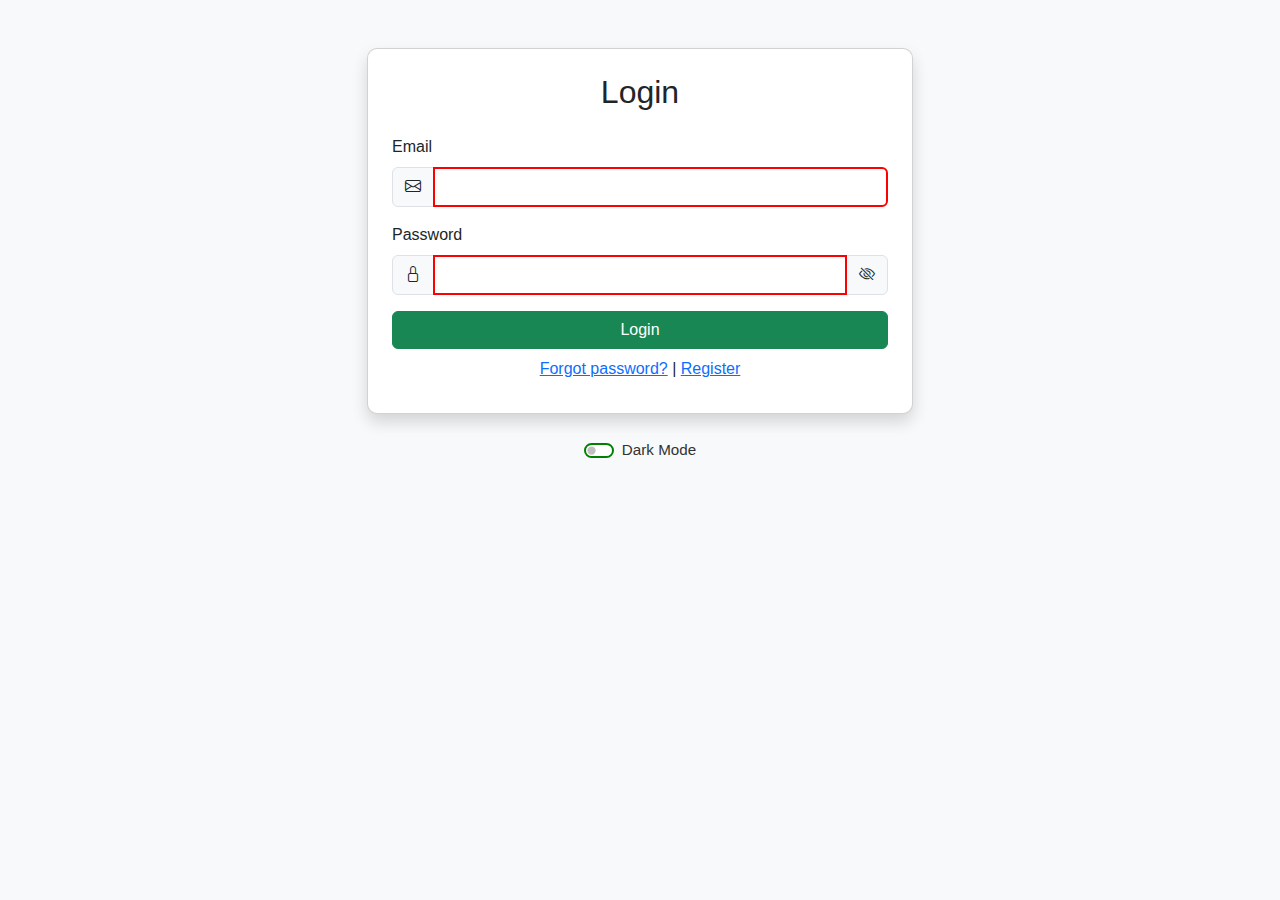
<file: index.html>
<!DOCTYPE html>
<html lang="en">
<head>
  <meta charset="UTF-8" />
  <meta name="viewport" content="width=device-width, initial-scale=1.0"/>
  <title>Login</title>
  <link href="https://cdn.jsdelivr.net/npm/bootstrap@5.3.0/dist/css/bootstrap.min.css" rel="stylesheet"/>
  <link href="https://cdn.jsdelivr.net/npm/bootstrap-icons/font/bootstrap-icons.css" rel="stylesheet"/>
  <link href="css/style.css" rel="stylesheet" />
</head>
<body>
  <div class="container mt-5">
    <div class="row justify-content-center">
      <div class="col-md-6">
        <div class="card p-4 shadow">
          <h2 class="text-center mb-4">Login</h2>
          <form id="loginForm">
            <div class="mb-3">
              <label for="loginEmail" class="form-label">Email</label>
              <div class="input-group">
                <span class="input-group-text"><i class="bi bi-envelope"></i></span>
                <input type="email" class="form-control" id="loginEmail" required />
              </div>
            </div>
            <div class="mb-3">
              <label for="loginPassword" class="form-label">Password</label>
              <div class="input-group">
                <span class="input-group-text"><i class="bi bi-lock"></i></span>
                <input type="password" class="form-control" id="loginPassword" required />
                <span class="input-group-text toggle-password" style="cursor: pointer;">
                  <i class="bi bi-eye-slash" id="loginTogglePassword"></i>
                </span>
              </div>
            </div>
            <div class="d-grid mb-2">
              <button type="submit" class="btn btn-success">Login</button>
            </div>
            <div class="text-center">
              <a href="forgot.html">Forgot password?</a> |
              <a href="register.html">Register</a>
            </div>
            <div class="form-text text-danger mt-2" id="loginError"></div>
          </form>
        </div>
      </div>
    </div>
    <div class="text-center mt-4">
      <div class="form-check form-switch d-inline-block">
        <input class="form-check-input" type="checkbox" id="themeToggle" />
        <label class="form-check-label" for="themeToggle">Dark Mode</label>
      </div>
    </div>
  </div>

  <script src="js/theme.js"></script>
  <script src="js/auth.js"></script>
</body>
</html>
</file>
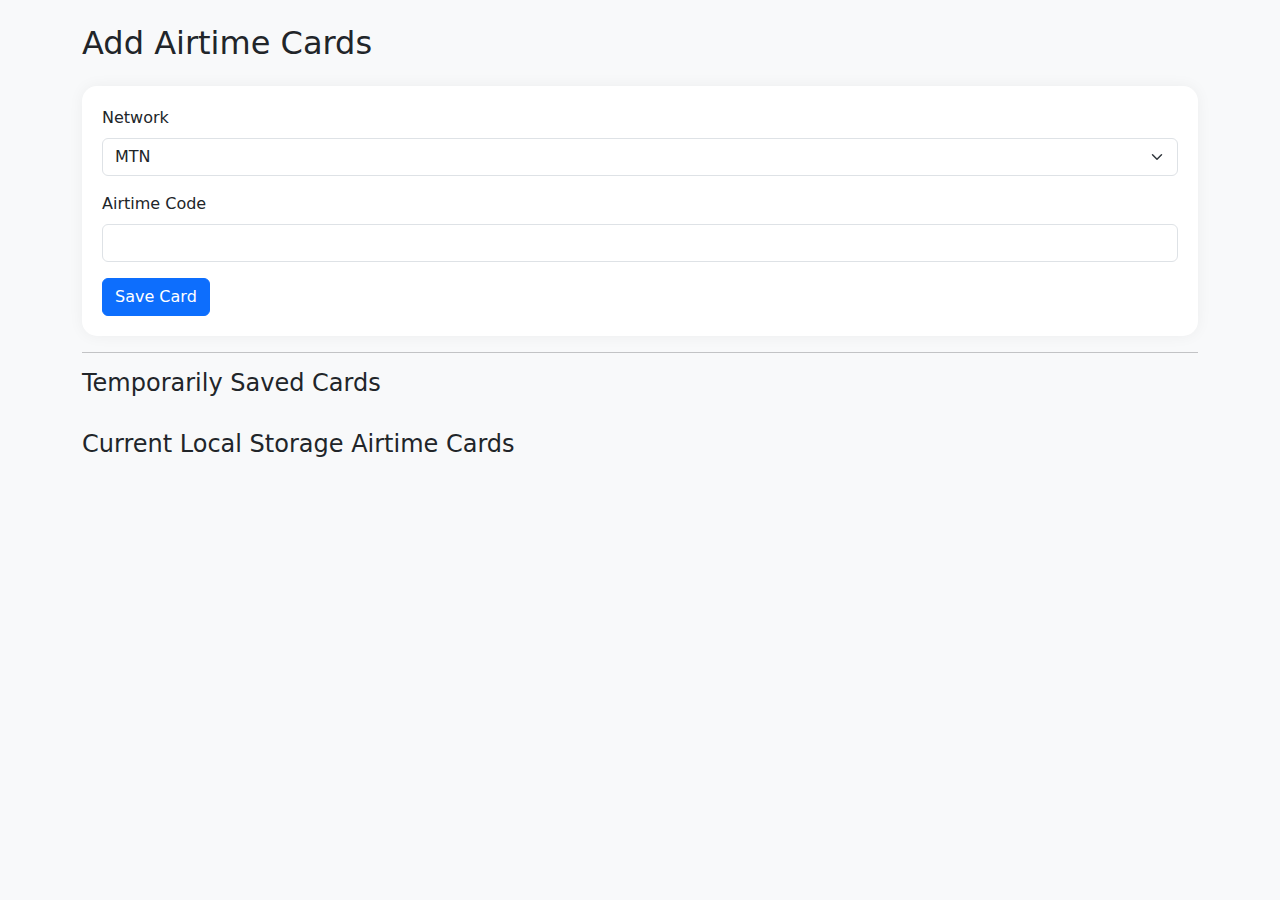
<file: airtime.html>
<!DOCTYPE html>
<html lang="en">
<head>
  <meta charset="UTF-8" />
  <meta name="viewport" content="width=device-width, initial-scale=1" />
  <title>Airtime Store</title>
  <link href="https://cdn.jsdelivr.net/npm/bootstrap@5.3.0/dist/css/bootstrap.min.css" rel="stylesheet" />
  <link rel="stylesheet" href="style.css">
</head>
<body class="p-4 bg-light">
  <div class="container">
    <h2 class="mb-4">Add Airtime Cards</h2>

    <!-- Airtime Entry Form -->
    <form id="airtimeForm">
      <div class="mb-3">
        <label for="network" class="form-label">Network</label>
        <select class="form-select" id="network">
          <option value="mtn">MTN</option>
          <option value="airtel">Airtel</option>
          <option value="glo">Glo</option>
        </select>
      </div>
      <div class="mb-3">
        <label for="card" class="form-label">Airtime Code</label>
        <input type="text" id="card" class="form-control" required />
      </div>
      <button type="submit" class="btn btn-primary">Save Card</button>
    </form>

    <!-- Push to Local Storage Button -->
    <div class="my-3">
      <button id="pushToLocal" class="btn btn-success d-none">Add to Local Storage</button>
    </div>

    <hr />
    <h4>Temporarily Saved Cards</h4>
    <ul id="tempCardList" class="list-group mb-4"></ul>

    <h4>Current Local Storage Airtime Cards</h4>
    <ul id="storedCardList" class="list-group"></ul>
  </div>

  <script>
    let tempCards = [];

    document.getElementById("airtimeForm").addEventListener("submit", function (e) {
      e.preventDefault();
      const net = document.getElementById("network").value;
      const card = document.getElementById("card").value.trim();

      if (card === "") return;

      tempCards.push({ network: net, card: card });
      document.getElementById("card").value = "";

      renderTempCards();

      document.getElementById("pushToLocal").classList.remove("d-none");
    });

    function renderTempCards() {
      const list = document.getElementById("tempCardList");
      list.innerHTML = "";
      tempCards.forEach((item, index) => {
        const li = document.createElement("li");
        li.className = "list-group-item d-flex justify-content-between align-items-center";
        li.innerHTML = `${item.network.toUpperCase()}: ${item.card}
          <button class="btn btn-sm btn-danger" onclick="removeTemp(${index})">Remove</button>`;
        list.appendChild(li);
      });
    }

    function removeTemp(index) {
      tempCards.splice(index, 1);
      renderTempCards();
      if (tempCards.length === 0) {
        document.getElementById("pushToLocal").classList.add("d-none");
      }
    }

    document.getElementById("pushToLocal").addEventListener("click", function () {
      let cards = JSON.parse(localStorage.getItem("airtimeCards") || "{}");

      tempCards.forEach(({ network, card }) => {
        if (!cards[network]) cards[network] = [];
        cards[network].push(card);
      });

      localStorage.setItem("airtimeCards", JSON.stringify(cards));
      tempCards = [];
      renderTempCards();
      renderStoredCards();
      this.classList.add("d-none");
    });

    function renderStoredCards() {
      const list = document.getElementById("storedCardList");
      list.innerHTML = "";
      const cards = JSON.parse(localStorage.getItem("airtimeCards") || "{}");
      for (let net in cards) {
        cards[net].forEach((c) => {
          const li = document.createElement("li");
          li.className = "list-group-item";
          li.innerText = `${net.toUpperCase()}: ${c}`;
          list.appendChild(li);
        });
      }
    }

    renderStoredCards();
  </script>
</body>
</html>
</file>
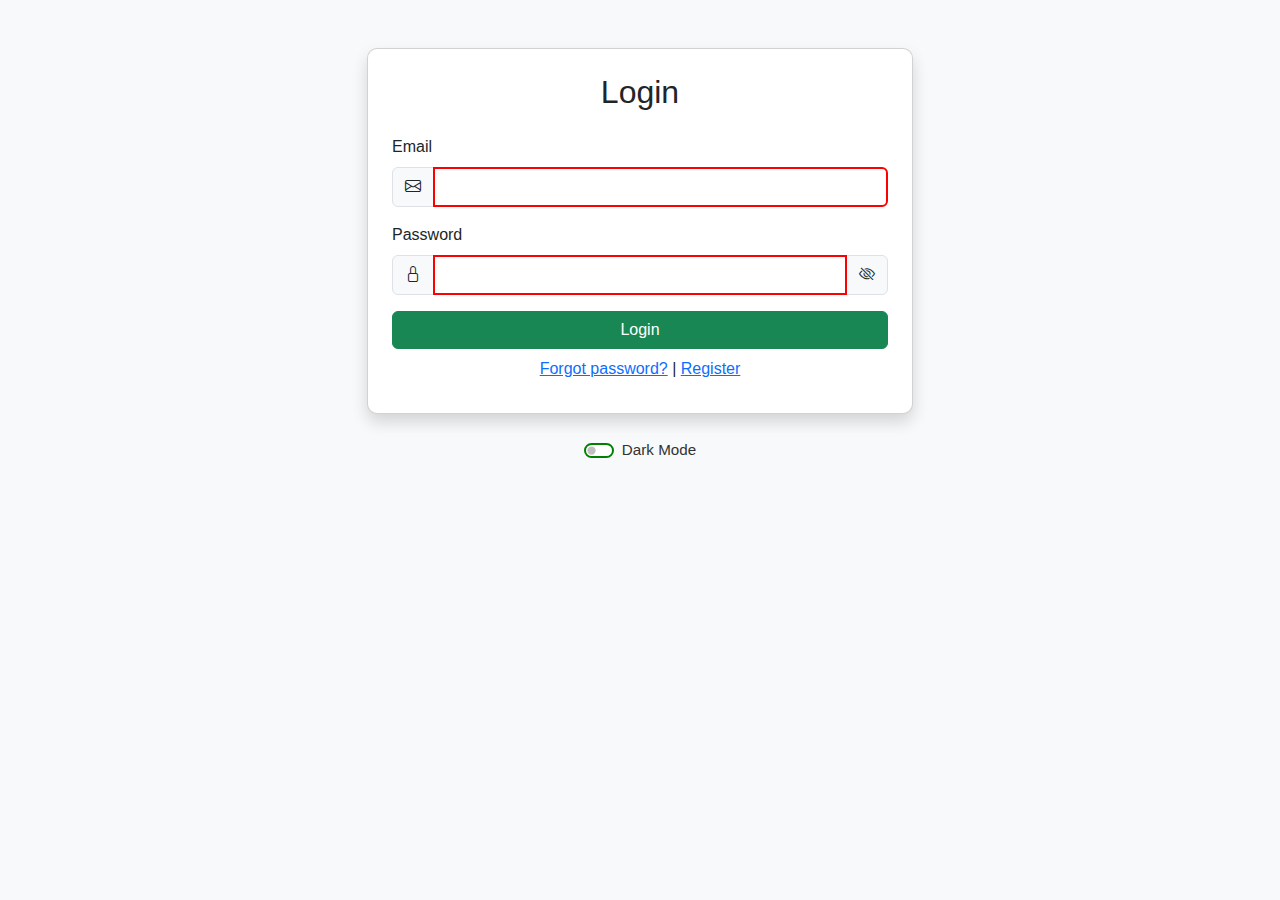
<file: blog.html>
<!DOCTYPE html>
<html lang="en">
<head>
  <meta charset="UTF-8" />
  <meta name="viewport" content="width=device-width, initial-scale=1.0"/>
  <title>Blog</title>
  <link href="https://cdn.jsdelivr.net/npm/bootstrap@5.3.0/dist/css/bootstrap.min.css" rel="stylesheet"/>
  <link href="https://cdn.jsdelivr.net/npm/bootstrap-icons/font/bootstrap-icons.css" rel="stylesheet"/>
  <link href="css/style.css" rel="stylesheet" />
</head>
<body>
  <div class="container mt-5">
    <div class="card shadow p-4">
      <h3 class="mb-4 text-center">📝 Blog & News</h3>

      <!-- Blog Form -->
      <form id="blogForm">
        <div class="mb-3">
          <label for="blogTitle" class="form-label">Title</label>
          <input type="text" class="form-control" id="blogTitle" required />
        </div>
        <div class="mb-3">
          <label for="blogContent" class="form-label">Content</label>
          <textarea class="form-control" id="blogContent" rows="4" required></textarea>
        </div>
        <div class="d-grid mb-3">
          <button type="submit" class="btn btn-primary"><i class="bi bi-pencil-square"></i> Add Post</button>
        </div>
        <div class="form-text text-success" id="blogSuccess"></div>
      </form>

      <!-- Blog Posts -->
      <hr />
      <h4 class="mb-3">📚 All Posts</h4>
      <div id="blogList"></div>

      <div class="mt-4 text-center">
        <a href="main.html" class="btn btn-outline-primary"><i class="bi bi-arrow-left"></i> Back to Dashboard</a>
      </div>
    </div>

    <div class="text-center mt-4">
      <div class="form-check form-switch d-inline-block">
        <input class="form-check-input" type="checkbox" id="themeToggle" />
        <label class="form-check-label" for="themeToggle">Dark Mode</label>
      </div>
    </div>
  </div>

  <script src="js/theme.js"></script>
  <script>
    const currentUser = JSON.parse(localStorage.getItem('currentUser'));
    if (!currentUser) location.href = 'index.html';

    const blogForm = document.getElementById('blogForm');
    const blogList = document.getElementById('blogList');
    const blogSuccess = document.getElementById('blogSuccess');

    const loadPosts = () => {
      const posts = JSON.parse(localStorage.getItem('blogs')) || [];
      blogList.innerHTML = '';

      if (posts.length === 0) {
        blogList.innerHTML = '<p class="text-muted">No blog posts yet.</p>';
      } else {
        posts.reverse().forEach(post => {
          const postDiv = document.createElement('div');
          postDiv.className = 'mb-4 p-3 border rounded bg-light';
          postDiv.innerHTML = `
            <h5>${post.title}</h5>
            <p>${post.content}</p>
            <small class="text-muted">By ${post.author}</small>
          `;
          blogList.appendChild(postDiv);
        });
      }
    };

    blogForm.addEventListener('submit', e => {
      e.preventDefault();
      const title = document.getElementById('blogTitle').value.trim();
      const content = document.getElementById('blogContent').value.trim();

      if (!title || !content) return;

      const blogs = JSON.parse(localStorage.getItem('blogs')) || [];
      blogs.push({ title, content, author: currentUser.name });
      localStorage.setItem('blogs', JSON.stringify(blogs));

      blogSuccess.textContent = 'Blog post added!';
      blogForm.reset();
      loadPosts();
    });

    window.onload = loadPosts;
  </script>
</body>
</html>
</file>
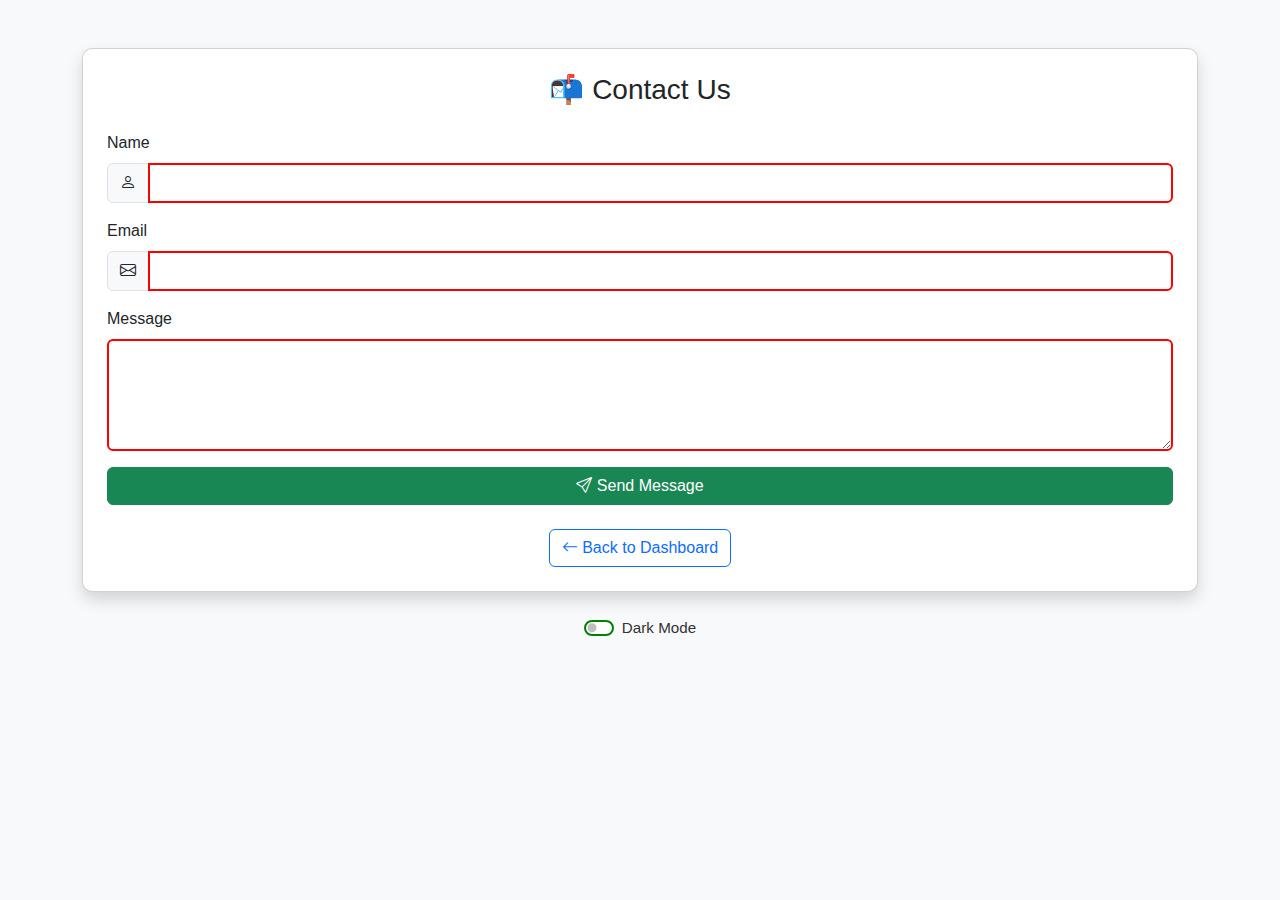
<file: contact.html>
<!DOCTYPE html>
<html lang="en">
<head>
  <meta charset="UTF-8" />
  <meta name="viewport" content="width=device-width, initial-scale=1.0"/>
  <title>Contact Us</title>
  <link href="https://cdn.jsdelivr.net/npm/bootstrap@5.3.0/dist/css/bootstrap.min.css" rel="stylesheet"/>
  <link href="https://cdn.jsdelivr.net/npm/bootstrap-icons/font/bootstrap-icons.css" rel="stylesheet"/>
  <link href="css/style.css" rel="stylesheet" />
</head>
<body>
  <div class="container mt-5">
    <div class="card shadow p-4">
      <h3 class="text-center mb-4">📬 Contact Us</h3>
      <form id="contactForm">
        <div class="mb-3">
          <label for="contactName" class="form-label">Name</label>
          <div class="input-group">
            <span class="input-group-text"><i class="bi bi-person"></i></span>
            <input type="text" class="form-control" id="contactName" required />
          </div>
        </div>

        <div class="mb-3">
          <label for="contactEmail" class="form-label">Email</label>
          <div class="input-group">
            <span class="input-group-text"><i class="bi bi-envelope"></i></span>
            <input type="email" class="form-control" id="contactEmail" required />
          </div>
        </div>

        <div class="mb-3">
          <label for="contactMessage" class="form-label">Message</label>
          <textarea class="form-control" id="contactMessage" rows="4" required></textarea>
        </div>

        <div class="d-grid">
          <button type="submit" class="btn btn-success"><i class="bi bi-send"></i> Send Message</button>
        </div>
        <div class="form-text text-success mt-2" id="contactSuccess"></div>
      </form>

      <div class="text-center mt-3">
        <a href="main.html" class="btn btn-outline-primary"><i class="bi bi-arrow-left"></i> Back to Dashboard</a>
      </div>
    </div>

    <div class="text-center mt-4">
      <div class="form-check form-switch d-inline-block">
        <input class="form-check-input" type="checkbox" id="themeToggle" />
        <label class="form-check-label" for="themeToggle">Dark Mode</label>
      </div>
    </div>
  </div>

  <script src="js/theme.js"></script>
  <script>
    const form = document.getElementById('contactForm');
    const successMsg = document.getElementById('contactSuccess');

    form.addEventListener('submit', function (e) {
      e.preventDefault();
      const name = document.getElementById('contactName').value.trim();
      const email = document.getElementById('contactEmail').value.trim();
      const message = document.getElementById('contactMessage').value.trim();

      if (!name || !email || !message) return;

      const contacts = JSON.parse(localStorage.getItem('contacts')) || [];
      contacts.push({ name, email, message });
      localStorage.setItem('contacts', JSON.stringify(contacts));

      successMsg.textContent = 'Message sent successfully!';
      form.reset();
    });
  </script>
</body>
</html>
</file>
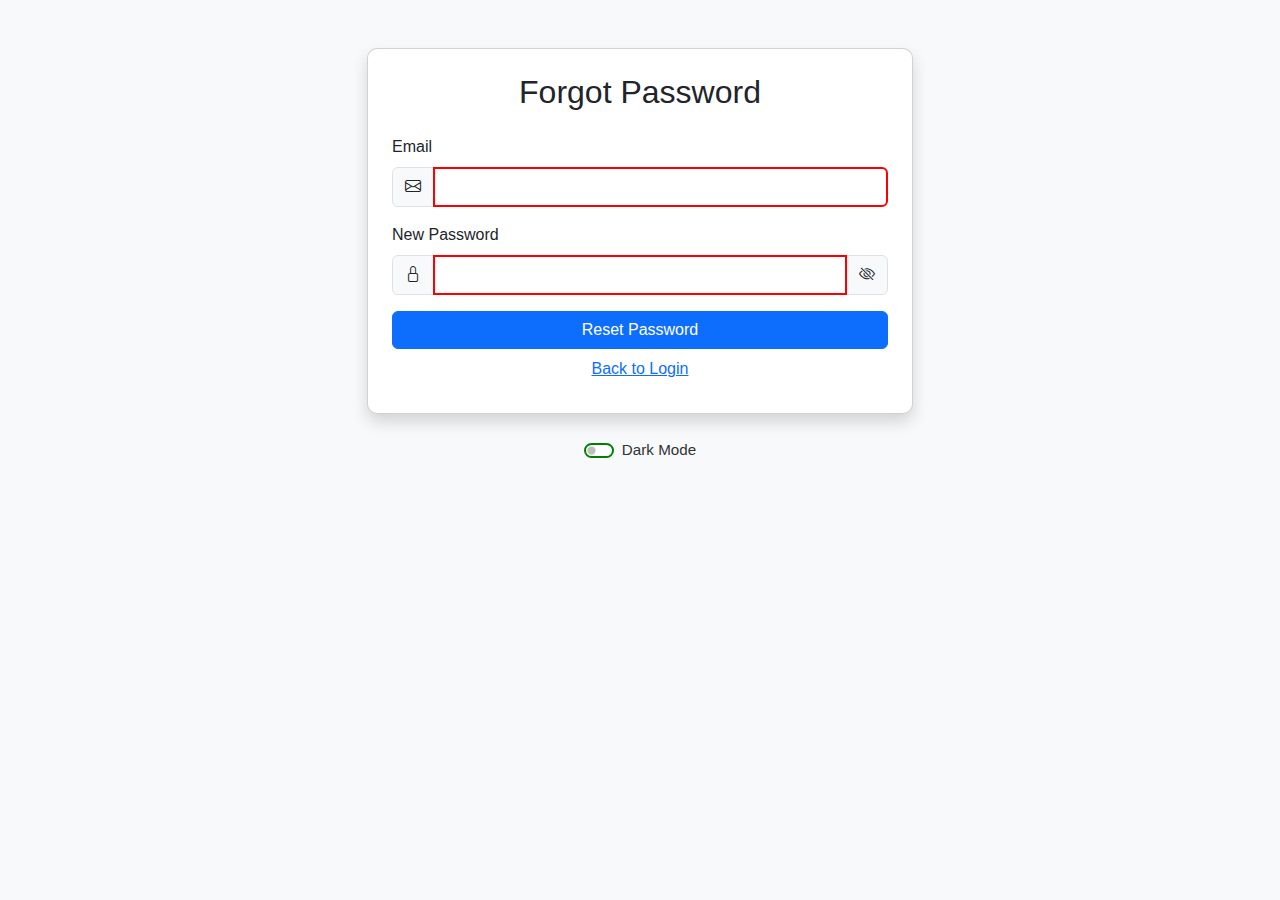
<file: forgot.html>
<!DOCTYPE html>
<html lang="en">
<head>
  <meta charset="UTF-8" />
  <meta name="viewport" content="width=device-width, initial-scale=1.0"/>
  <title>Forgot Password</title>
  <link href="https://cdn.jsdelivr.net/npm/bootstrap@5.3.0/dist/css/bootstrap.min.css" rel="stylesheet"/>
  <link href="https://cdn.jsdelivr.net/npm/bootstrap-icons/font/bootstrap-icons.css" rel="stylesheet"/>
  <link href="css/style.css" rel="stylesheet" />
</head>
<body>
  <div class="container mt-5">
    <div class="row justify-content-center">
      <div class="col-md-6">
        <div class="card p-4 shadow">
          <h2 class="text-center mb-4">Forgot Password</h2>
          <form id="forgotForm">
            <div class="mb-3">
              <label for="forgotEmail" class="form-label">Email</label>
              <div class="input-group">
                <span class="input-group-text"><i class="bi bi-envelope"></i></span>
                <input type="email" class="form-control" id="forgotEmail" required />
              </div>
            </div>

            <div class="mb-3">
              <label for="newPassword" class="form-label">New Password</label>
              <div class="input-group">
                <span class="input-group-text"><i class="bi bi-lock"></i></span>
                <input type="password" class="form-control" id="newPassword" required />
                <span class="input-group-text toggle-password" style="cursor: pointer;">
                  <i class="bi bi-eye-slash" id="forgotTogglePassword"></i>
                </span>
              </div>
            </div>

            <div class="d-grid mb-2">
              <button type="submit" class="btn btn-primary">Reset Password</button>
            </div>
            <div class="text-center">
              <a href="index.html">Back to Login</a>
            </div>
            <div class="form-text text-danger mt-2" id="forgotError"></div>
            <div class="form-text text-success mt-2" id="forgotSuccess"></div>
          </form>
        </div>
      </div>
    </div>

    <div class="text-center mt-4">
      <div class="form-check form-switch d-inline-block">
        <input class="form-check-input" type="checkbox" id="themeToggle" />
        <label class="form-check-label" for="themeToggle">Dark Mode</label>
      </div>
    </div>
  </div>

  <script src="js/theme.js"></script>
  <script src="js/auth.js"></script>
</body>
</html>
</file>
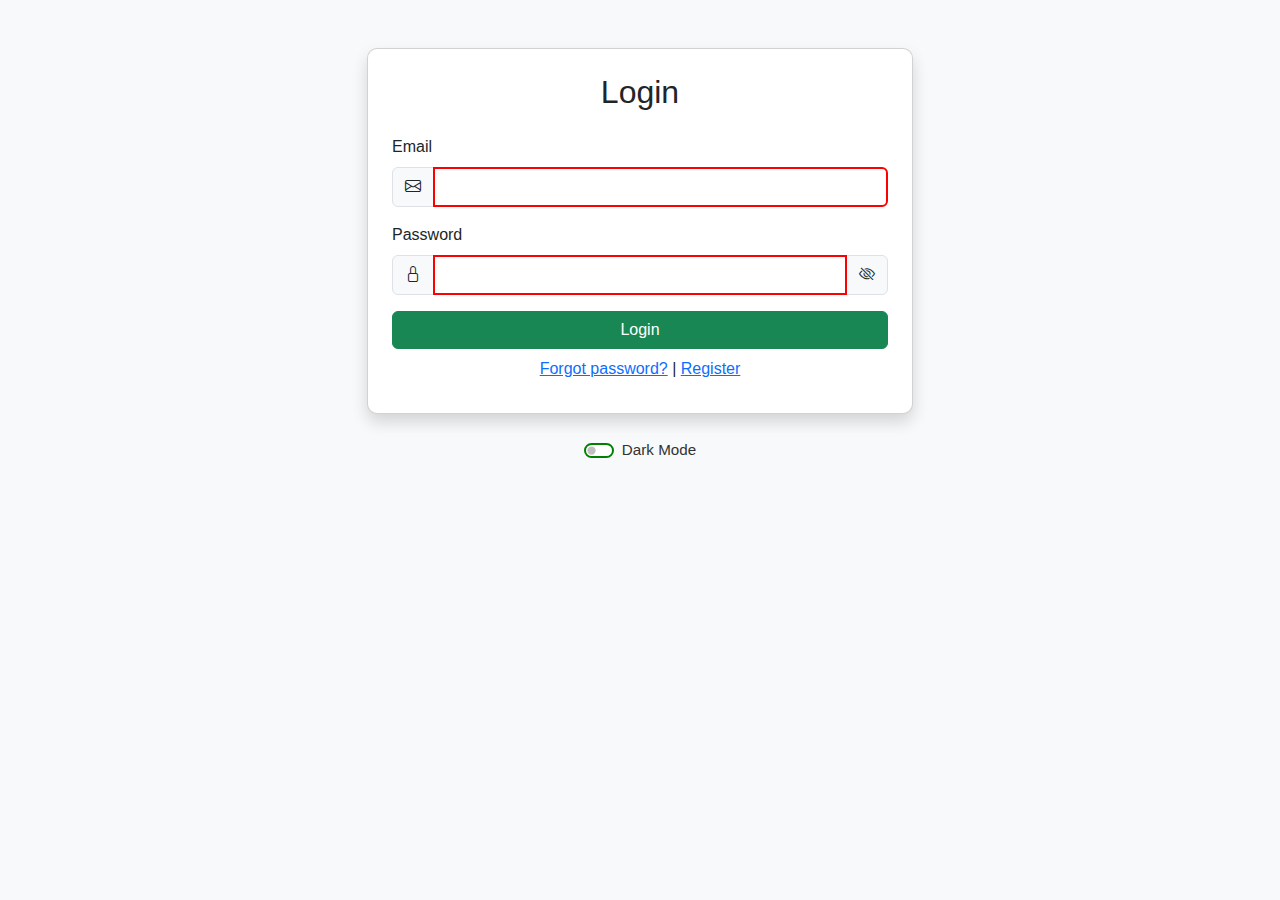
<file: profile.html>
<!DOCTYPE html>
<html lang="en">
<head>
  <meta charset="UTF-8" />
  <meta name="viewport" content="width=device-width, initial-scale=1.0"/>
  <title>Profile</title>
  <link href="https://cdn.jsdelivr.net/npm/bootstrap@5.3.0/dist/css/bootstrap.min.css" rel="stylesheet"/>
  <link href="https://cdn.jsdelivr.net/npm/bootstrap-icons/font/bootstrap-icons.css" rel="stylesheet"/>
  <link href="css/style.css" rel="stylesheet" />
</head>
<body>
  <div class="container mt-5">
    <div class="card shadow p-4">
      <h3 class="mb-3">👤 Your Profile</h3>
      <ul class="list-group">
        <li class="list-group-item"><strong>Name:</strong> <span id="profileName"></span></li>
        <li class="list-group-item"><strong>Email:</strong> <span id="profileEmail"></span></li>
        <li class="list-group-item"><strong>Role:</strong> <span id="profileRole"></span></li>
      </ul>

      <div class="mt-4">
        <a href="main.html" class="btn btn-primary"><i class="bi bi-arrow-left"></i> Back to Dashboard</a>
      </div>
    </div>

    <div class="text-center mt-4">
      <div class="form-check form-switch d-inline-block">
        <input class="form-check-input" type="checkbox" id="themeToggle" />
        <label class="form-check-label" for="themeToggle">Dark Mode</label>
      </div>
    </div>
  </div>

  <script src="js/theme.js"></script>
  <script>
    const currentUser = JSON.parse(localStorage.getItem('currentUser'));
    if (!currentUser) {
      location.href = 'index.html';
    } else {
      document.getElementById('profileName').textContent = currentUser.name;
      document.getElementById('profileEmail').textContent = currentUser.email;
      document.getElementById('profileRole').textContent = currentUser.role;
    }
  </script>
</body>
</html>
</file>
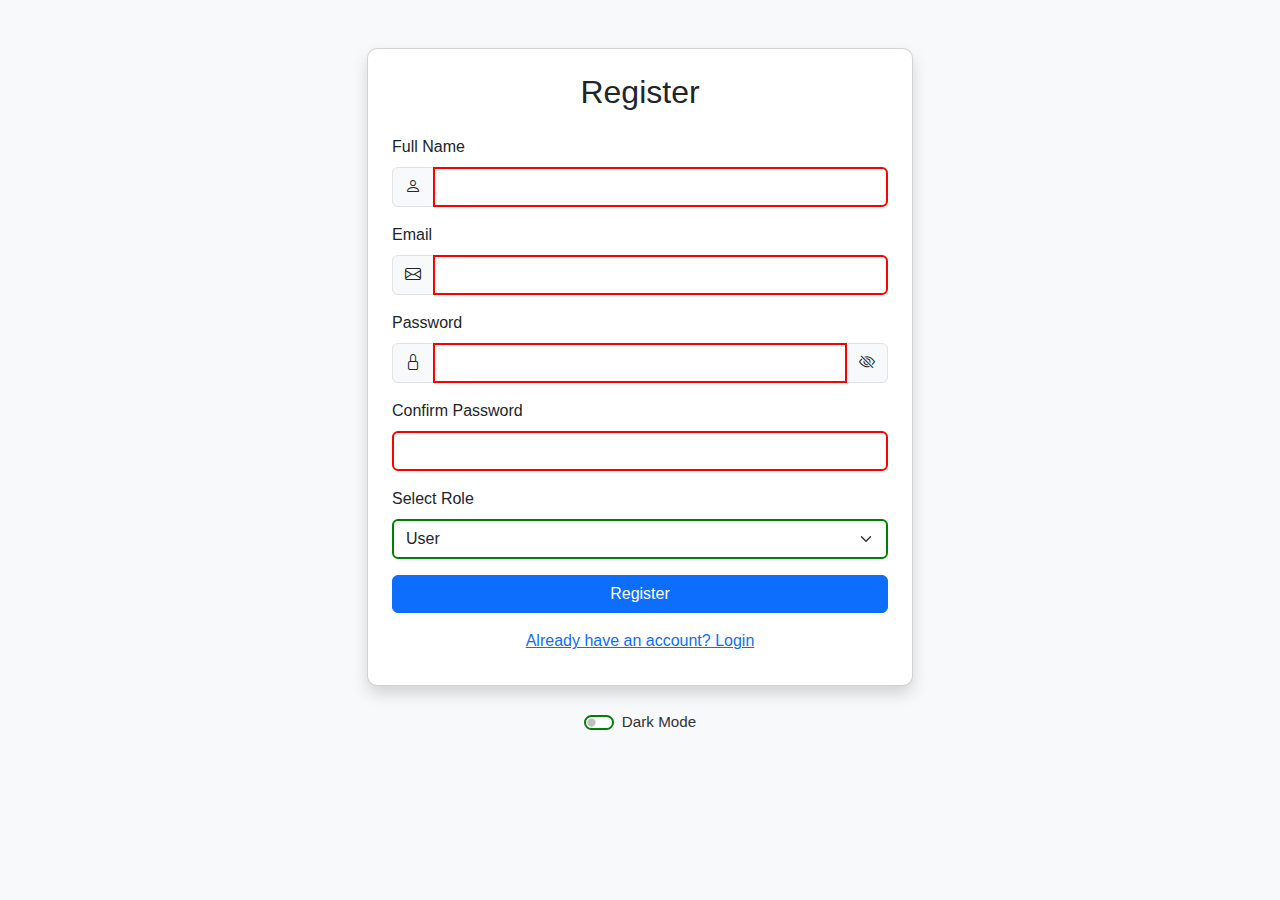
<file: register.html>
<!DOCTYPE html>
<html lang="en">
<head>
  <meta charset="UTF-8" />
  <meta name="viewport" content="width=device-width, initial-scale=1.0"/>
  <title>Register</title>
  <link href="https://cdn.jsdelivr.net/npm/bootstrap@5.3.0/dist/css/bootstrap.min.css" rel="stylesheet"/>
  <link href="https://cdn.jsdelivr.net/npm/bootstrap-icons/font/bootstrap-icons.css" rel="stylesheet"/>
  <link href="css/style.css" rel="stylesheet" />
</head>
<body>
  <div class="container mt-5">
    <div class="row justify-content-center">
      <div class="col-md-6">
        <div class="card p-4 shadow">
          <h2 class="text-center mb-4">Register</h2>
          <form id="registerForm">
            <div class="mb-3">
              <label for="name" class="form-label">Full Name</label>
              <div class="input-group">
                <span class="input-group-text"><i class="bi bi-person"></i></span>
                <input type="text" class="form-control" id="name" required />
              </div>
            </div>

            <div class="mb-3">
              <label for="email" class="form-label">Email</label>
              <div class="input-group">
                <span class="input-group-text"><i class="bi bi-envelope"></i></span>
                <input type="email" class="form-control" id="email" required />
              </div>
            </div>

            <div class="mb-3">
              <label for="password" class="form-label">Password</label>
              <div class="input-group">
                <span class="input-group-text"><i class="bi bi-lock"></i></span>
                <input type="password" class="form-control" id="password" required />
                <span class="input-group-text toggle-password" style="cursor: pointer;">
                  <i class="bi bi-eye-slash" id="registerTogglePassword"></i>
                </span>
              </div>
            </div>

            <div class="mb-3">
              <label for="confirmPassword" class="form-label">Confirm Password</label>
              <input type="password" class="form-control" id="confirmPassword" required />
            </div>

            <div class="mb-3">
              <label for="role" class="form-label">Select Role</label>
              <select id="role" class="form-select">
                <option value="user" selected>User</option>
                <option value="admin">Admin</option>
              </select>
            </div>

            <div class="d-grid">
              <button type="submit" class="btn btn-primary">Register</button>
            </div>

            <div class="text-center mt-3">
              <a href="index.html">Already have an account? Login</a>
            </div>
            <div class="form-text text-danger mt-2" id="registerError"></div>
          </form>
        </div>
      </div>
    </div>

    <div class="text-center mt-4">
      <div class="form-check form-switch d-inline-block">
        <input class="form-check-input" type="checkbox" id="themeToggle" />
        <label class="form-check-label" for="themeToggle">Dark Mode</label>
      </div>
    </div>
  </div>

  <script src="js/theme.js"></script>
  <script src="js/validate.js"></script>
  <script src="js/auth.js"></script>
</body>
</html>
</file>
<file: style.css>
body {
  overflow-x: hidden;
}

#text {
  font-size: 2rem;
  border: 3px solid skyblue;
}


#text:hover {
  border-color: darkturquoise;
  box-shadow: 0 0 10px darkturquoise;
}

#text:active {
  border-color: cyan;
  box-shadow: 0 0 15px cyan;
}

#Number,
#count {
  font-size: 2rem;
  color:Red;
  background-color: orangered;
  padding: 10px;
  border-radius: 10px;
}

/* Airtime page enhancements */
#airtimeForm {
  background-color: white;
  padding: 20px;
  border-radius: 15px;
  box-shadow: 0 0 15px rgba(0, 0, 0, 0.05);
}

#tempCardList li,
#storedCardList li {
  font-weight: 500;
}

#pushToLocal {
  width: 100%;
}
</file>
<file: css/style.css>
/* Reset + Base */
body {
  background-color: #f8f9fa;
  color: #333;
  transition: background-color 0.3s, color 0.3s;
  font-family: "Segoe UI", sans-serif;
}

/* Dark mode support */
body.dark-mode {
  background-color: #121212;
  color: #f1f1f1;
}

.card {
  animation: slideUp 0.5s ease-in-out;
  border-radius: 10px;
  background-color: #fff;
}

body.dark-mode .card {
  background-color: #1e1e1e;
  color: #f1f1f1;
}

/* Inputs */
input:valid, textarea:valid, select:valid {
  border: 2px solid green;
}

input:invalid, textarea:invalid, select:invalid {
  border: 2px solid red;
}

/* Password icon hover */
.toggle-password:hover {
  background-color: #eee;
}

/* Blog post style */
#blogList .bg-light {
  transition: transform 0.3s;
}
#blogList .bg-light:hover {
  transform: translateY(-5px);
}

/* Animations */
@keyframes slideUp {
  from {
    opacity: 0;
    transform: translateY(30px);
  }
  to {
    opacity: 1;
    transform: translateY(0);
  }
}

/* Media Queries */
@media (max-width: 768px) {
  .card {
    padding: 2rem 1rem;
  }

  .btn {
    font-size: 1rem;
  }

  h2, h3, h4 {
    font-size: 1.3rem;
  }
}

@media (max-width: 576px) {
  .input-group-text {
    font-size: 0.9rem;
  }

  .form-check-label {
    font-size: 0.9rem;
  }

  .btn {
    padding: 0.5rem 1rem;
  }
}

/* Light/Dark mode switch position */
.form-check.form-switch {
  font-weight: 500;
  font-size: 0.95rem;
}
</file>
